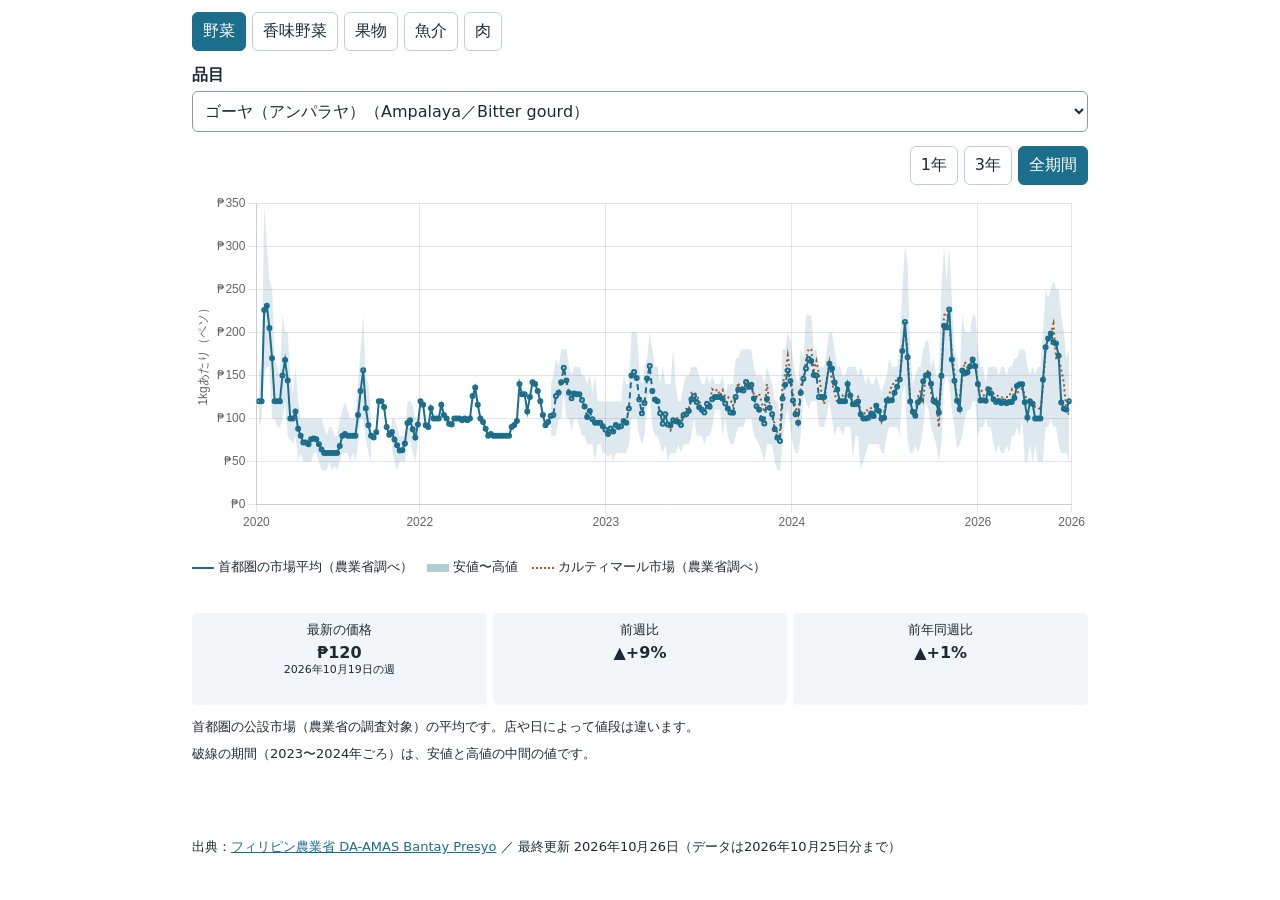
<file: site/index.html>
<!doctype html>
<html lang="ja">
<head>
  <meta charset="utf-8">
  <meta name="viewport" content="width=device-width, initial-scale=1">
  <title>マニラの野菜・魚介・肉価格</title>
  <link rel="stylesheet" href="style.css">
  <script defer src="vendor/chart.umd.min.js"></script>
  <script defer src="app.js"></script>
</head>
<body>
  <main>
    <nav id="categories" role="tablist" aria-label="品目の分類"></nav>
    <label class="field-label" for="item">品目</label>
    <select id="item" aria-label="品目"></select>
    <div id="periods" role="group" aria-label="表示期間">
      <button type="button" data-period="1">1年</button>
      <button type="button" data-period="3">3年</button>
      <button type="button" data-period="all" aria-pressed="true">全期間</button>
    </div>
    <div id="plot">
      <p id="empty" hidden>この期間のデータはありません</p>
      <canvas id="chart" role="img" aria-label="価格の推移"></canvas>
    </div>
    <div id="legend" aria-label="グラフの凡例"></div>
    <dl id="stats"></dl>
    <div id="notes">
      <p>首都圏の公設市場（農業省の調査対象）の平均です。店や日によって値段は違います。</p>
      <p id="midpoint-note" hidden>破線の期間（2023〜2024年ごろ）は、安値と高値の中間の値です。</p>
      <p id="own-note" hidden>◆は著者がカルティマール市場で買ったときの値段です。</p>
    </div>
    <p id="source"></p>
  </main>
</body>
</html>
</file>
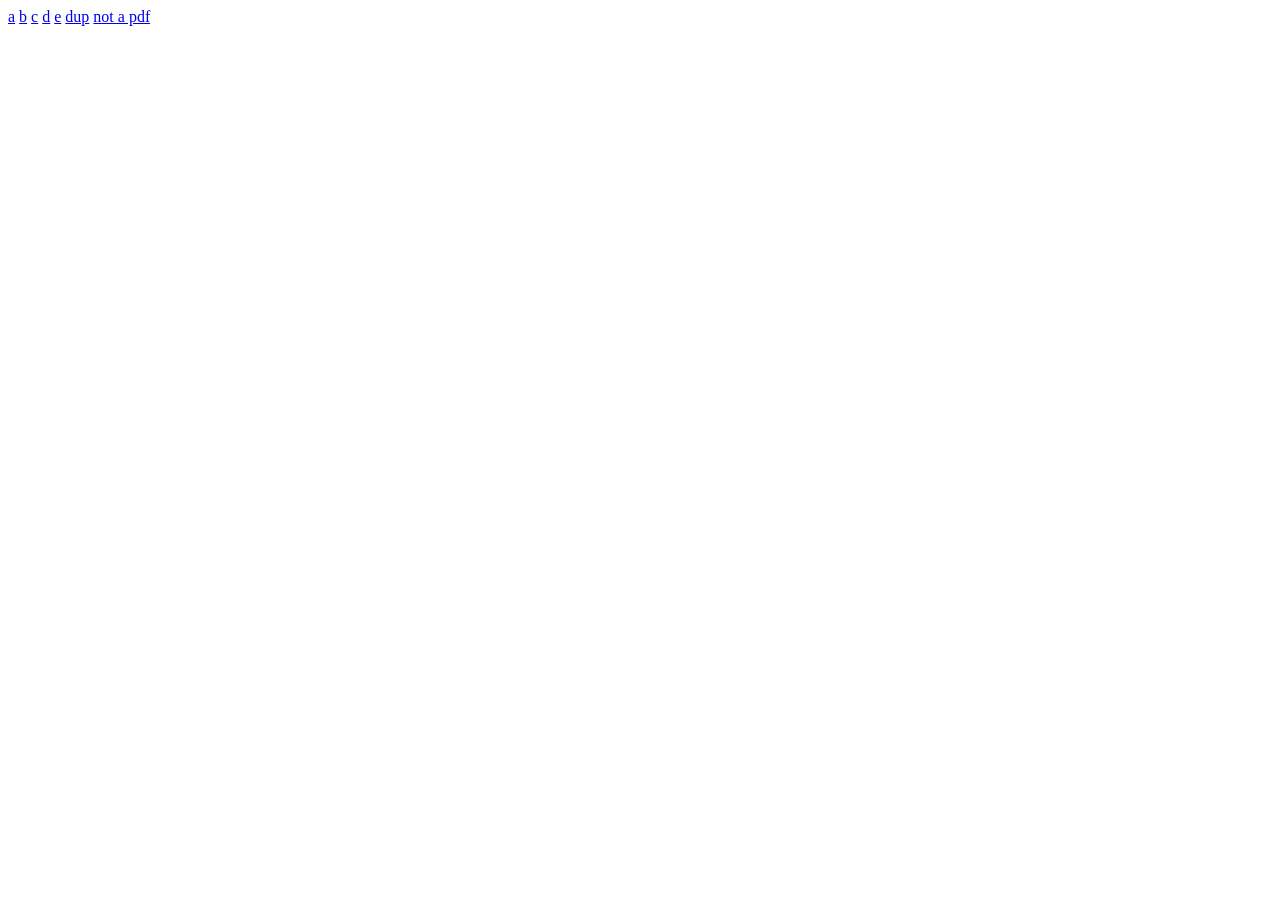
<file: tests/fixtures/index_sample.html>
<html><body>
<a href="https://www.da.gov.ph/wp-content/uploads/2026/09/Price-Monitoring-August-28-2026.pdf">a</a>
<a href="https://www.da.gov.ph/wp-content/uploads/2026/09/Daily-Cigarette-Price-Monitoring-August-28-2026.pdf">b</a>
<a href="https://www.da.gov.ph/wp-content/uploads/2026/09/Daily-Price-Index-August-29-2026.pdf">c</a>
<a href="https://www.da.gov.ph/wp-content/uploads/2026/08/Weekly-Average-Prices-July-27-August-2-2026.pdf">d</a>
<a href="http://www.da.gov.ph/wp-content/uploads/2018/02/Price-Watch-February-6-2018.pdf">e</a>
<a href="https://www.da.gov.ph/wp-content/uploads/2026/09/Price-Monitoring-August-28-2026.pdf">dup</a>
<a href="https://www.da.gov.ph/about/">not a pdf</a>
</body></html>
</file>
<file: site/style.css>
:root { color-scheme: light; font-family: system-ui, -apple-system, "Hiragino Sans", "Noto Sans JP", sans-serif; color: #1F2933; background: #fff; font-size: 16px; }
* { box-sizing: border-box; }
body { margin: 0; }
main { width: 100%; max-width: 920px; margin: 0 auto; padding: 12px; }
#categories { display: flex; gap: 6px; margin-bottom: 14px; }
#categories button, #periods button { border: 1px solid #c4cdd5; background: #fff; color: #1F2933; border-radius: 6px; padding: 8px 10px; font: inherit; cursor: pointer; }
#categories button[aria-selected="true"], #periods button[aria-pressed="true"] { background: #1B6E8C; color: #fff; border-color: #1B6E8C; }
#categories button:focus-visible, #periods button:focus-visible, select:focus-visible { outline: 3px solid #B4531A; outline-offset: 2px; }
.field-label { display: block; font-weight: 600; margin-bottom: 5px; }
#item { display: block; width: 100%; min-width: 0; padding: 9px 8px; border: 1px solid #8a9aa7; border-radius: 6px; background: #fff; color: #1F2933; font: inherit; }
#periods { display: flex; gap: 6px; justify-content: flex-end; margin: 14px 0 8px; }
#plot { position: relative; height: 280px; width: 100%; }
#plot canvas { width: 100% !important; height: 100% !important; }
#empty { position: absolute; z-index: 2; top: 45%; left: 0; width: 100%; margin: 0; text-align: center; font-weight: 600; background: rgba(255,255,255,.9); }
#legend { display: flex; flex-wrap: wrap; gap: 4px 14px; min-height: 68px; align-content: center; font-size: 13px; }
#legend span { white-space: nowrap; }
#legend .mark { display: inline-block; width: 22px; height: 0; vertical-align: middle; margin-right: 4px; border-top: 2px solid #1B6E8C; }
#legend .band { border-top-width: 8px; opacity: .35; }
#legend .cartimar { border-color: #B4531A; border-top-style: dotted; }
#legend .own { width: 12px; height: 12px; border: 0; background: #1F2933; transform: rotate(45deg) scale(.7); }
#stats { display: grid; grid-template-columns: repeat(3, 1fr); gap: 6px; min-height: 92px; margin: 12px 0; }
#stats div { padding: 8px 4px; background: #f2f6f8; border-radius: 5px; text-align: center; }
#stats dt { font-size: 13px; }
#stats dd { margin: 4px 0 0; font-weight: 700; }
#stats small { display: block; font-weight: 400; font-size: 11px; }
#notes { min-height: 150px; font-size: 13px; line-height: 1.55; }
#notes p { margin: 0 0 7px; }
#source { margin: 8px 0 0; font-size: 13px; line-height: 1.5; }
a { color: #1B6E8C; }
@media (min-width: 600px) { #plot { height: 340px; } #notes { min-height: 112px; } }
</file>
